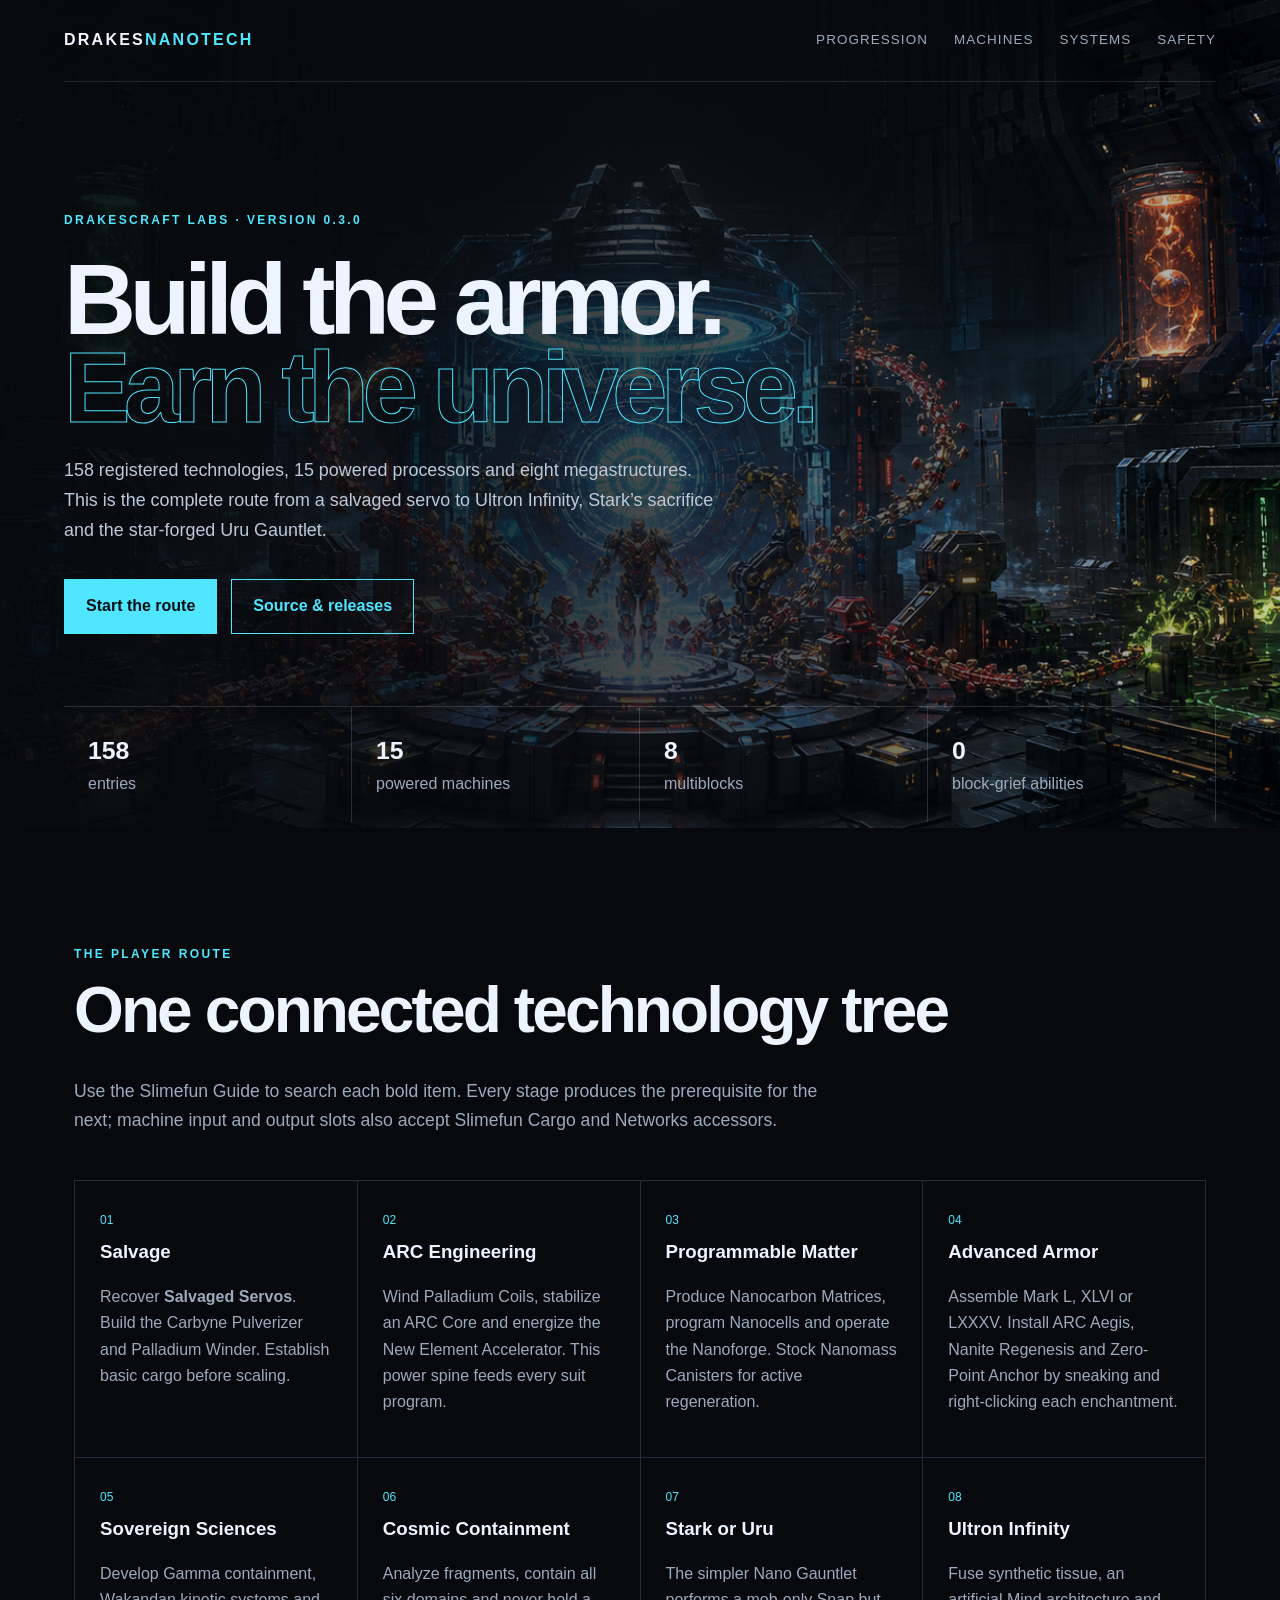
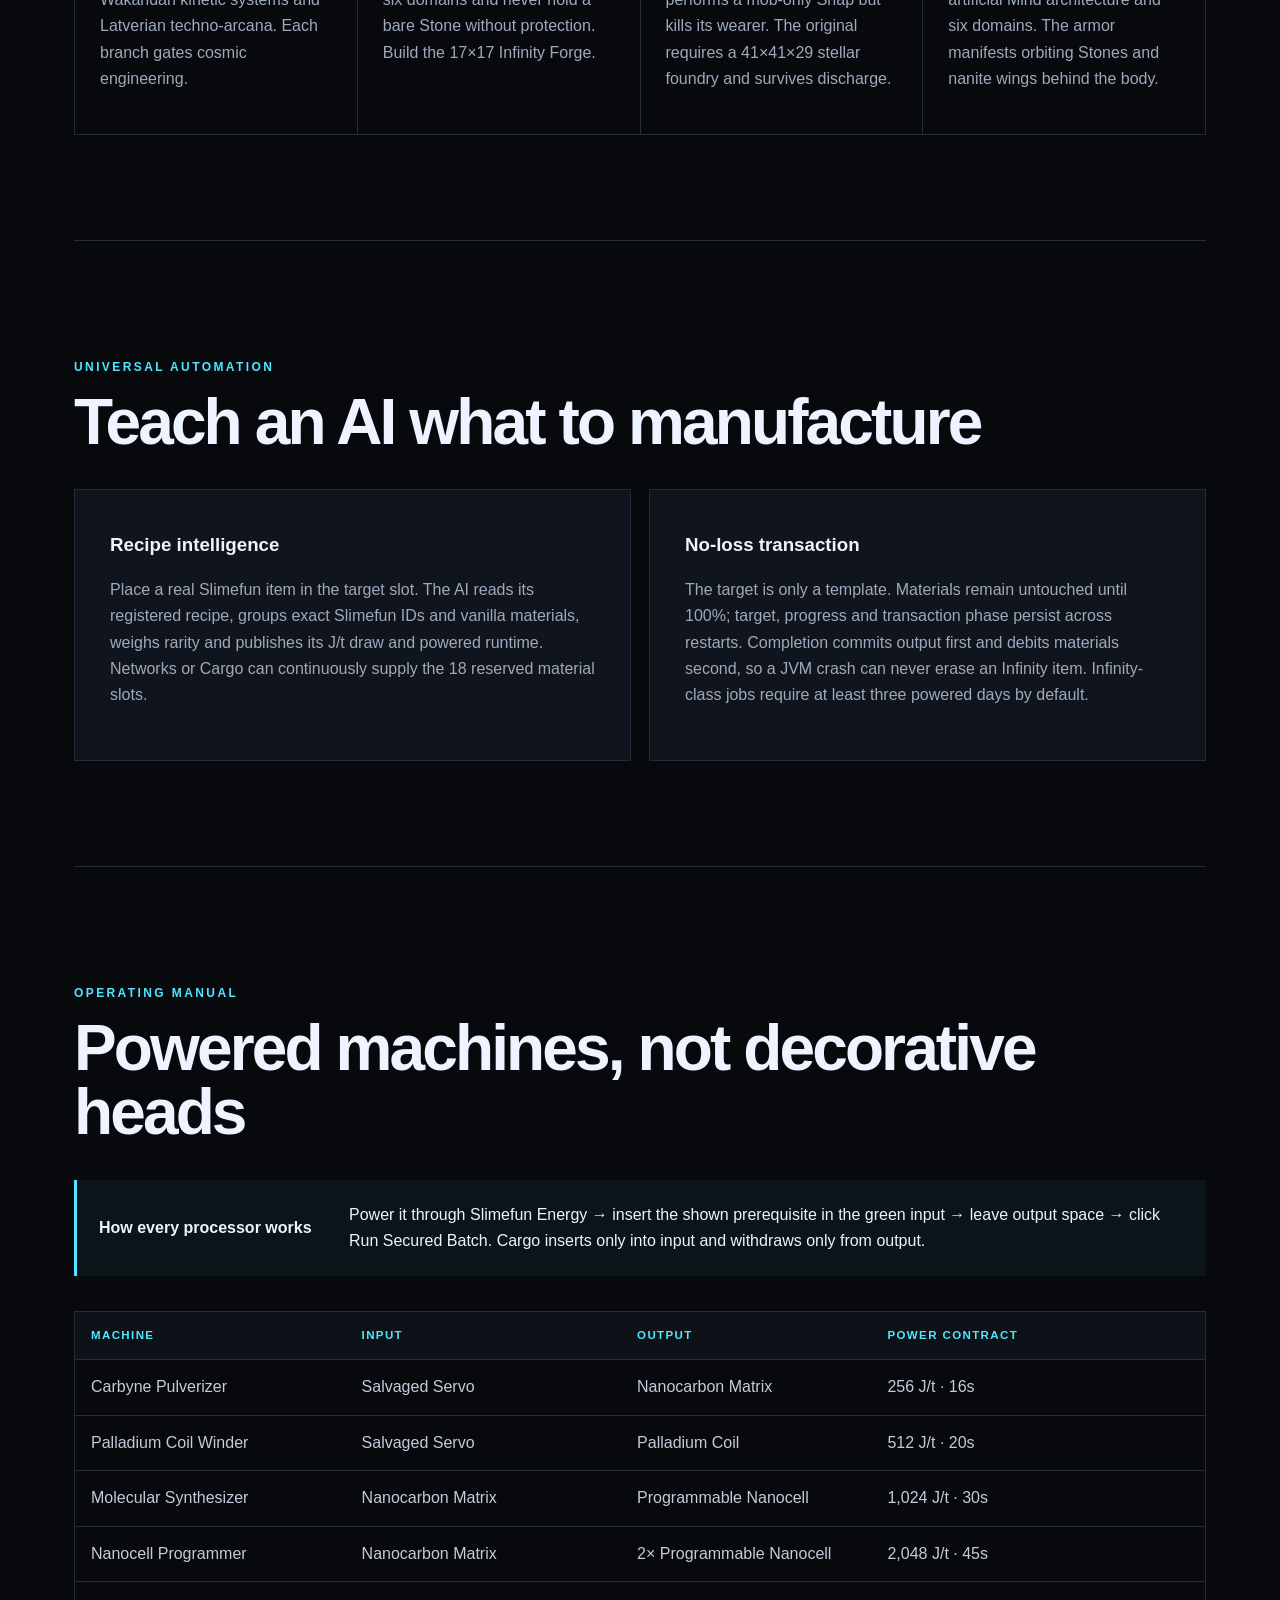
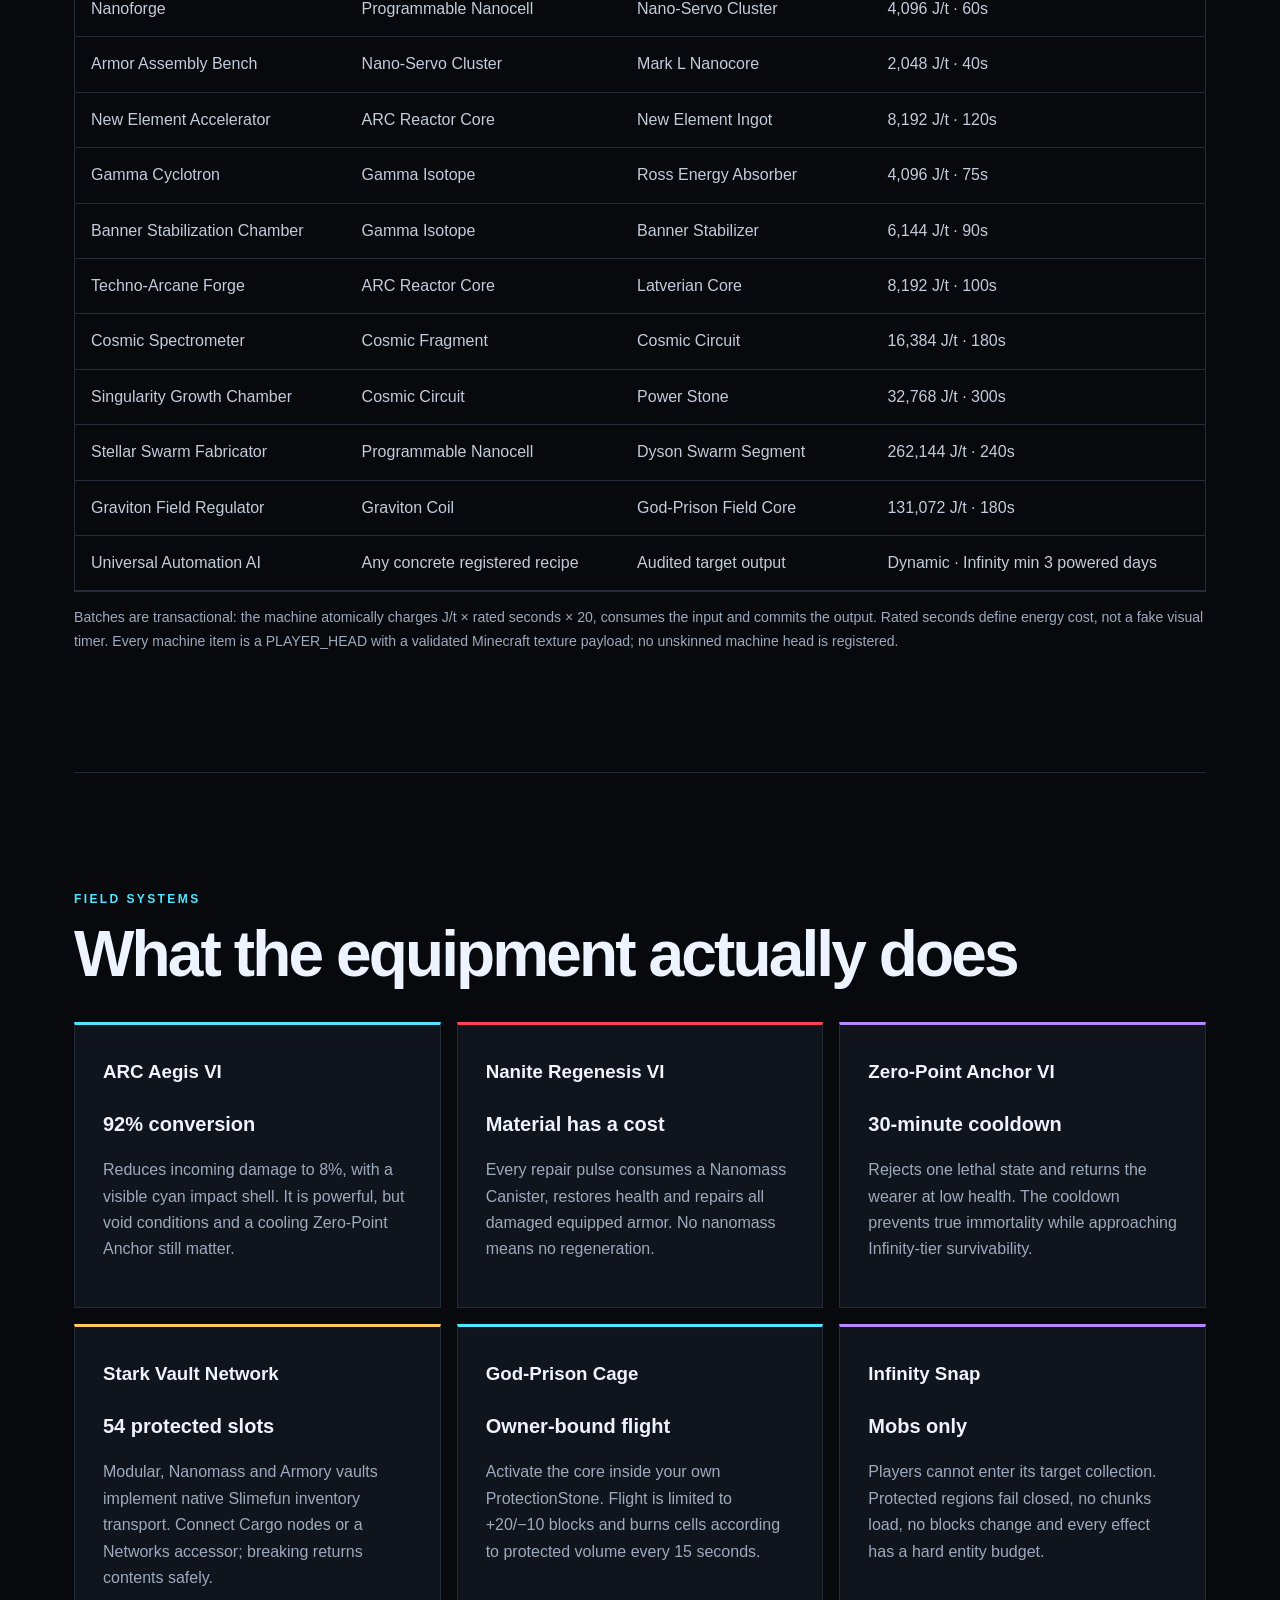
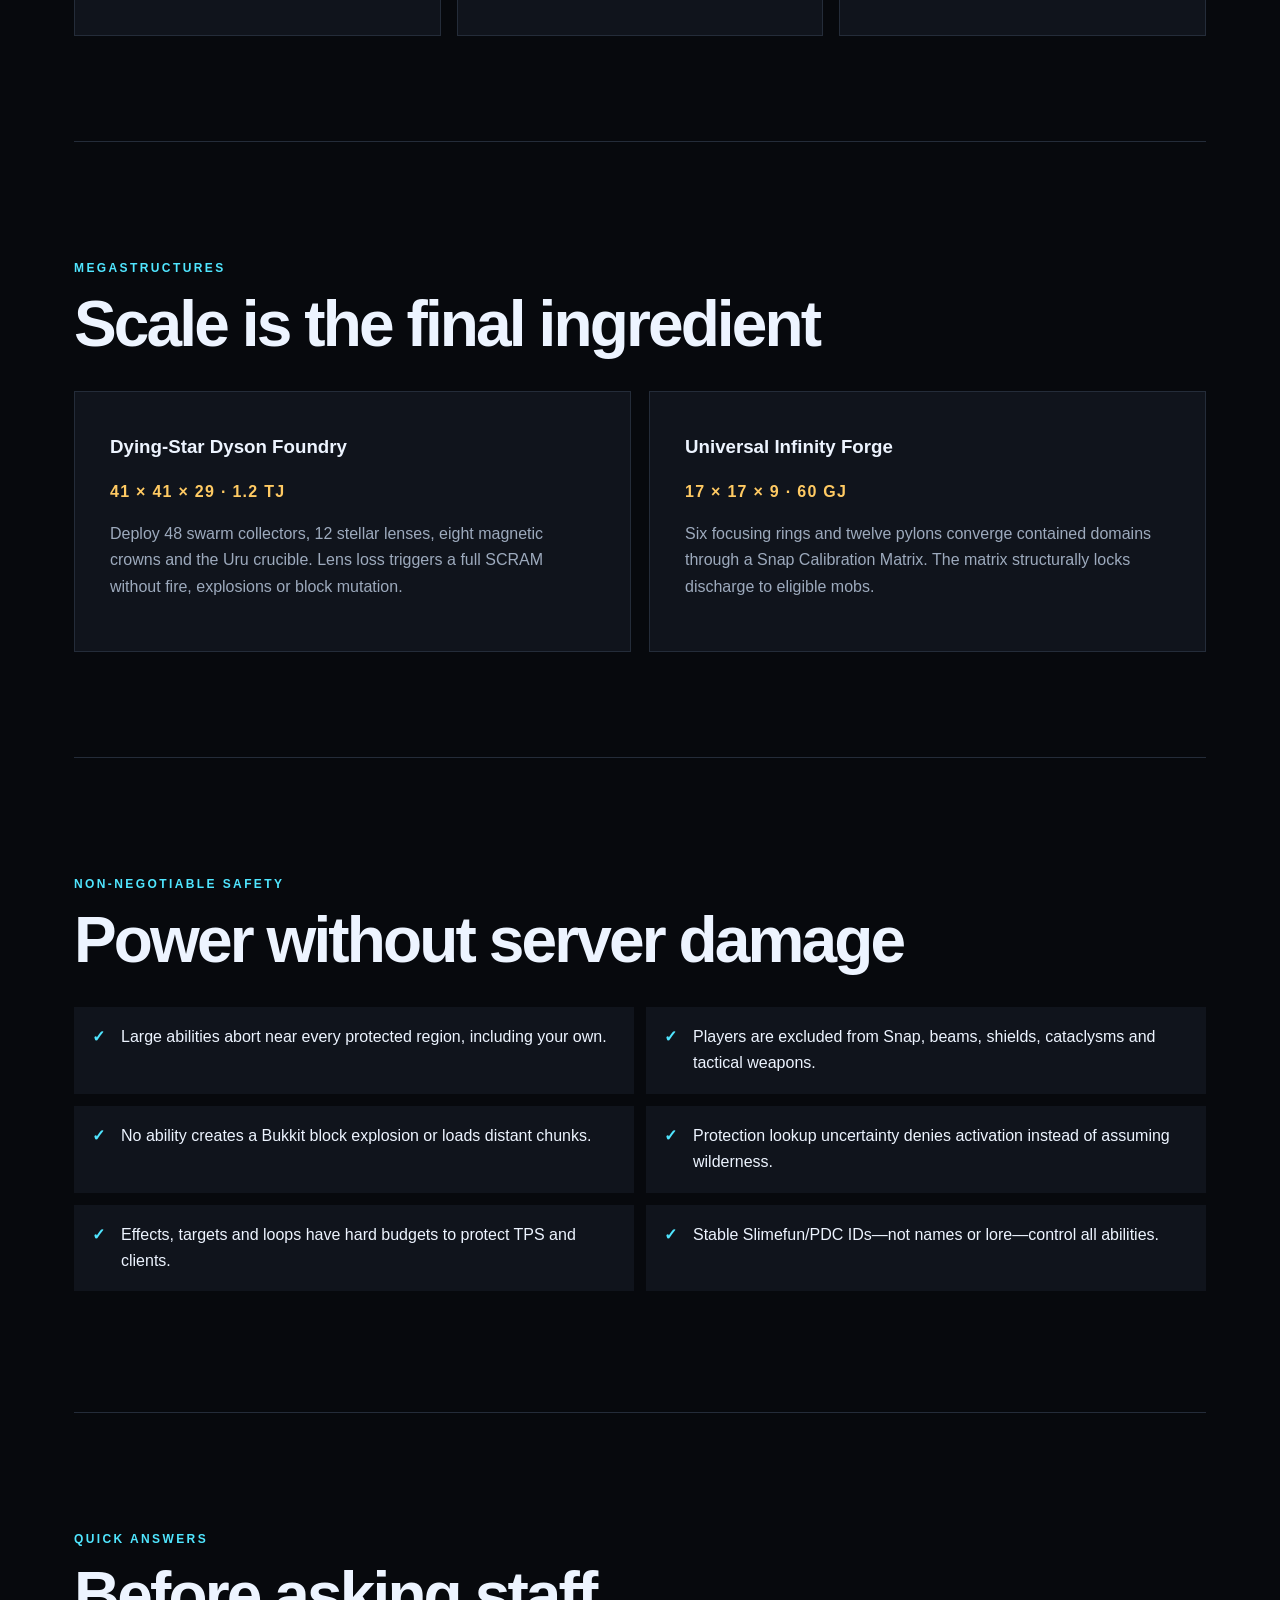
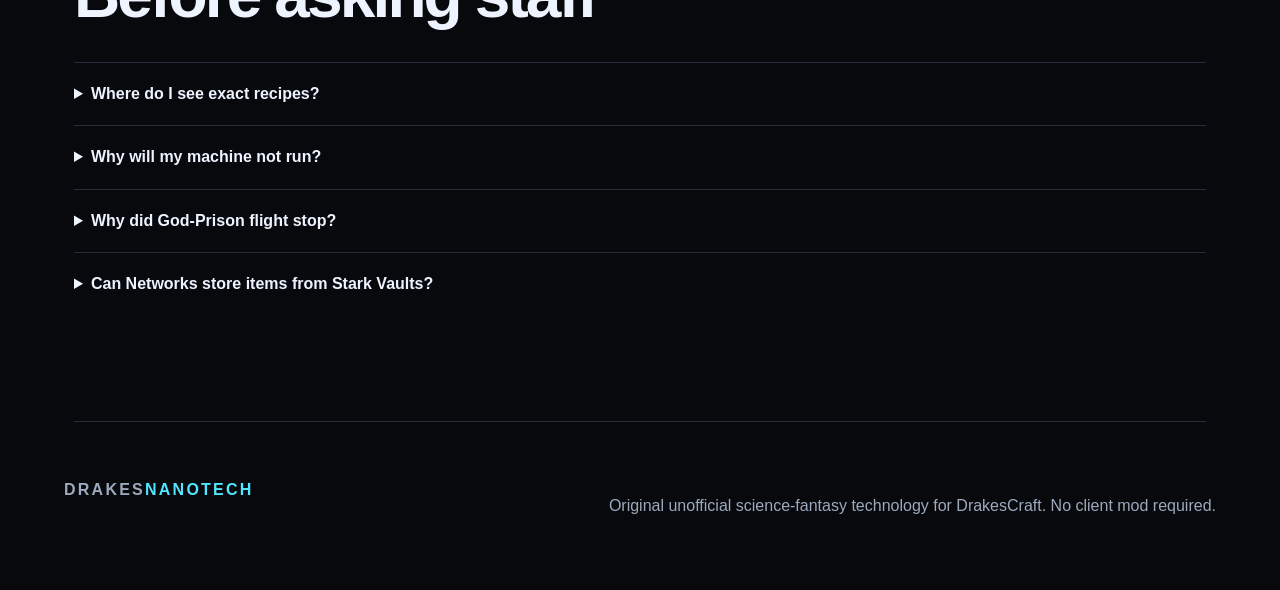
<file: docs/index.html>
<!doctype html><html lang="en"><head><meta charset="utf-8"><meta http-equiv="refresh" content="0;url=site/"><title>DrakesNanotech Field Guide</title></head><body><a href="site/">Open the DrakesNanotech Field Guide</a></body></html>
</file>
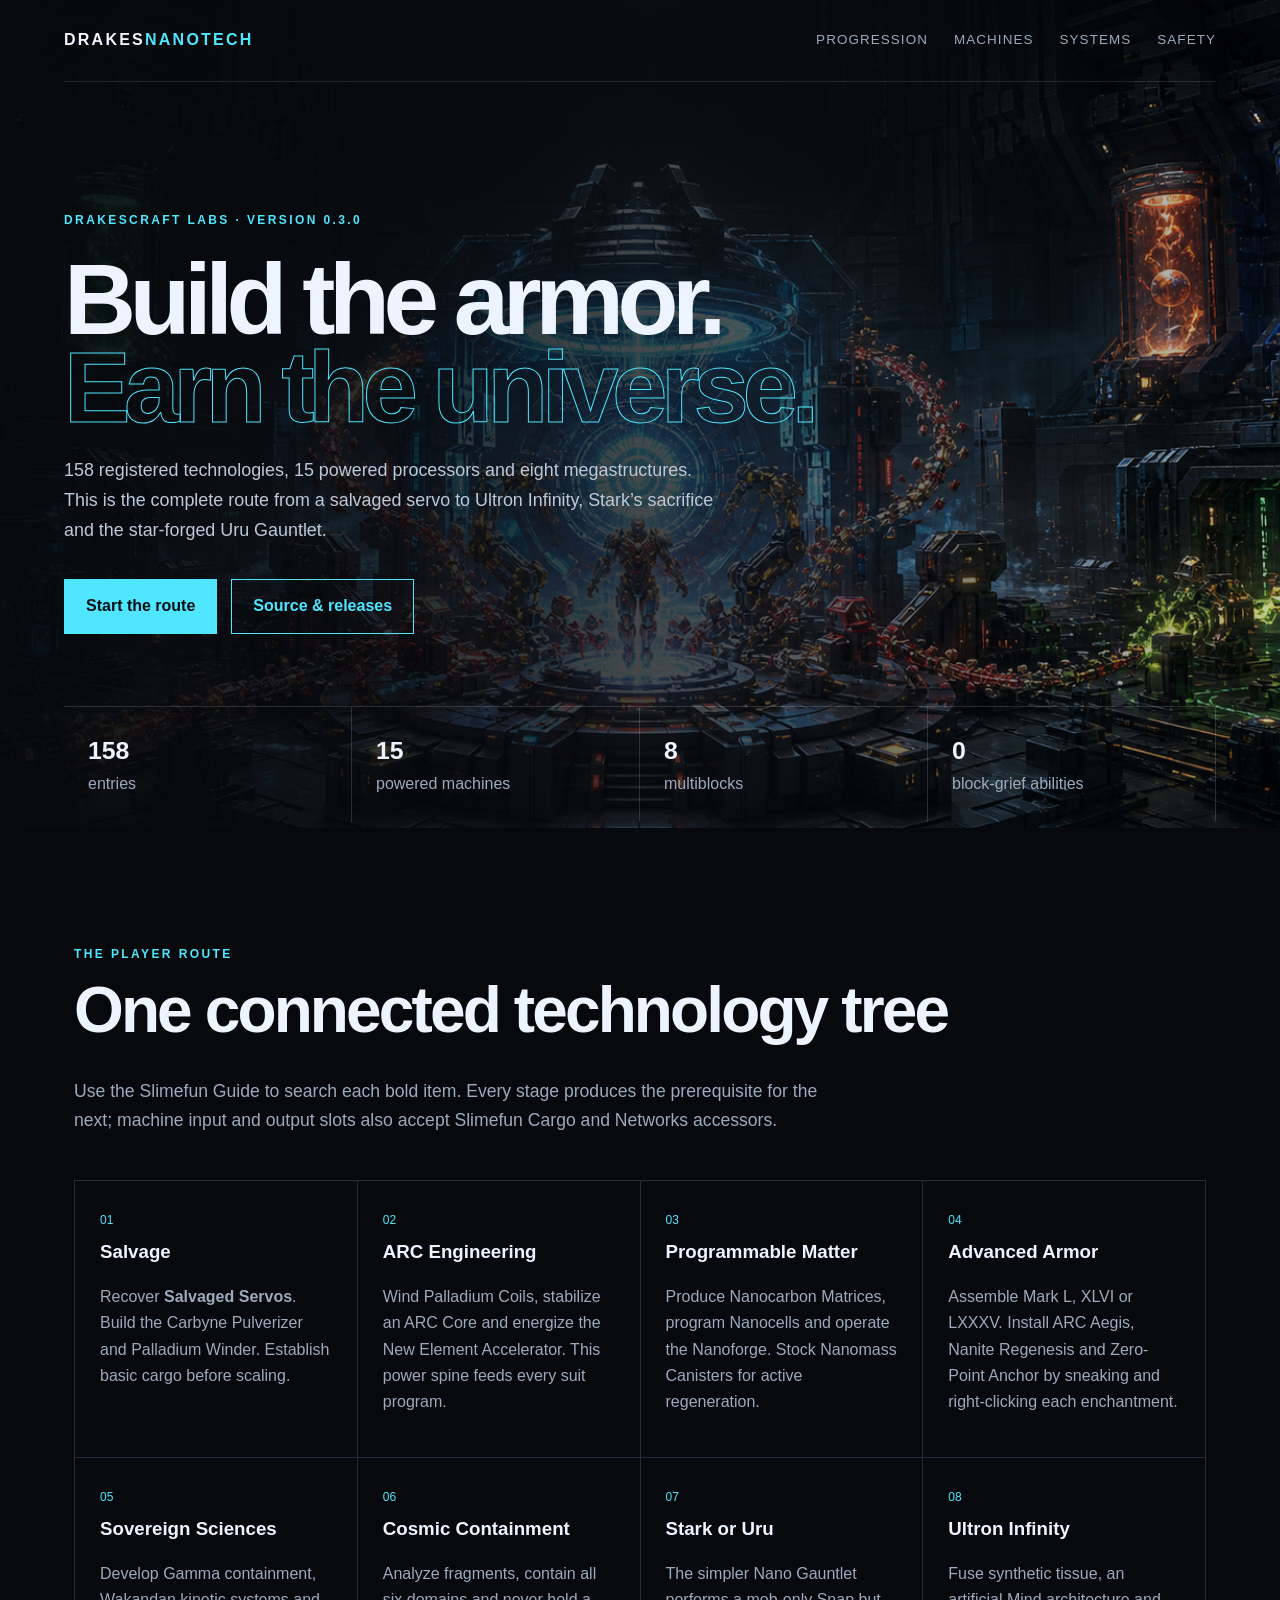
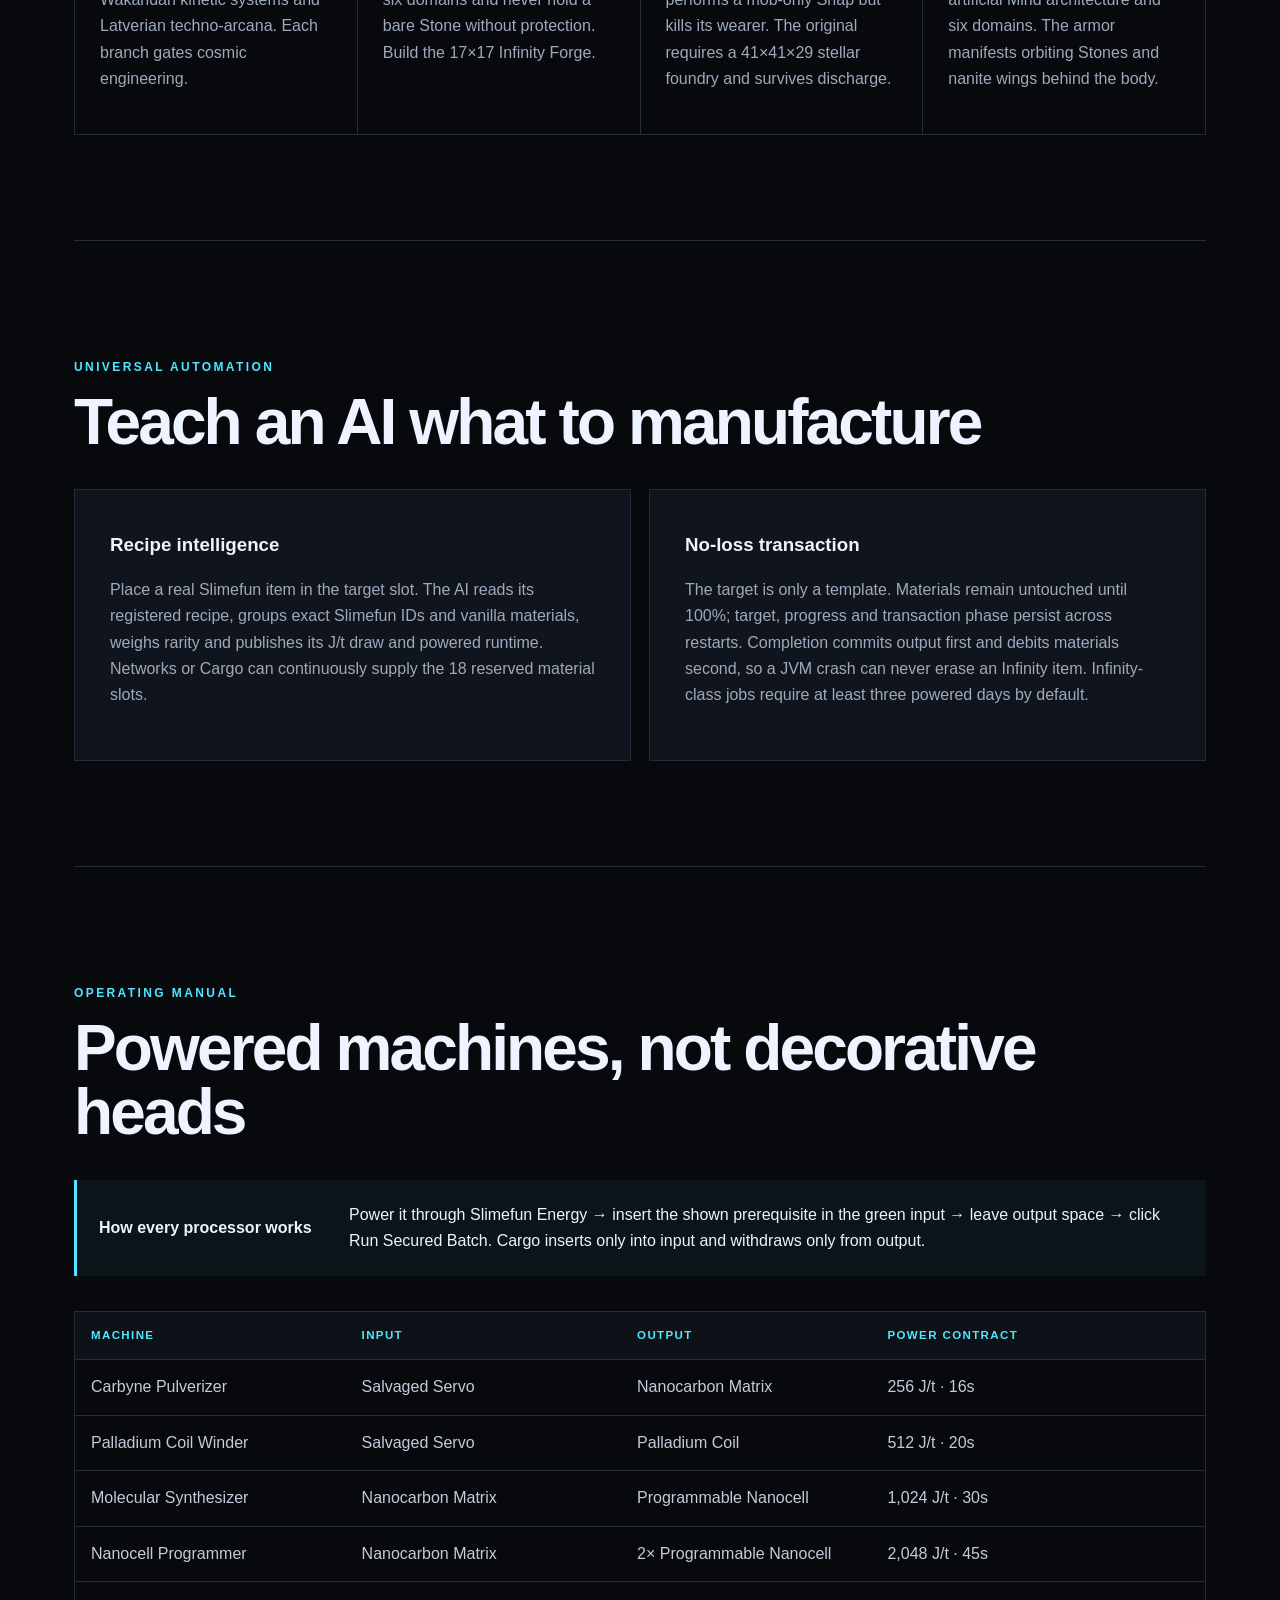
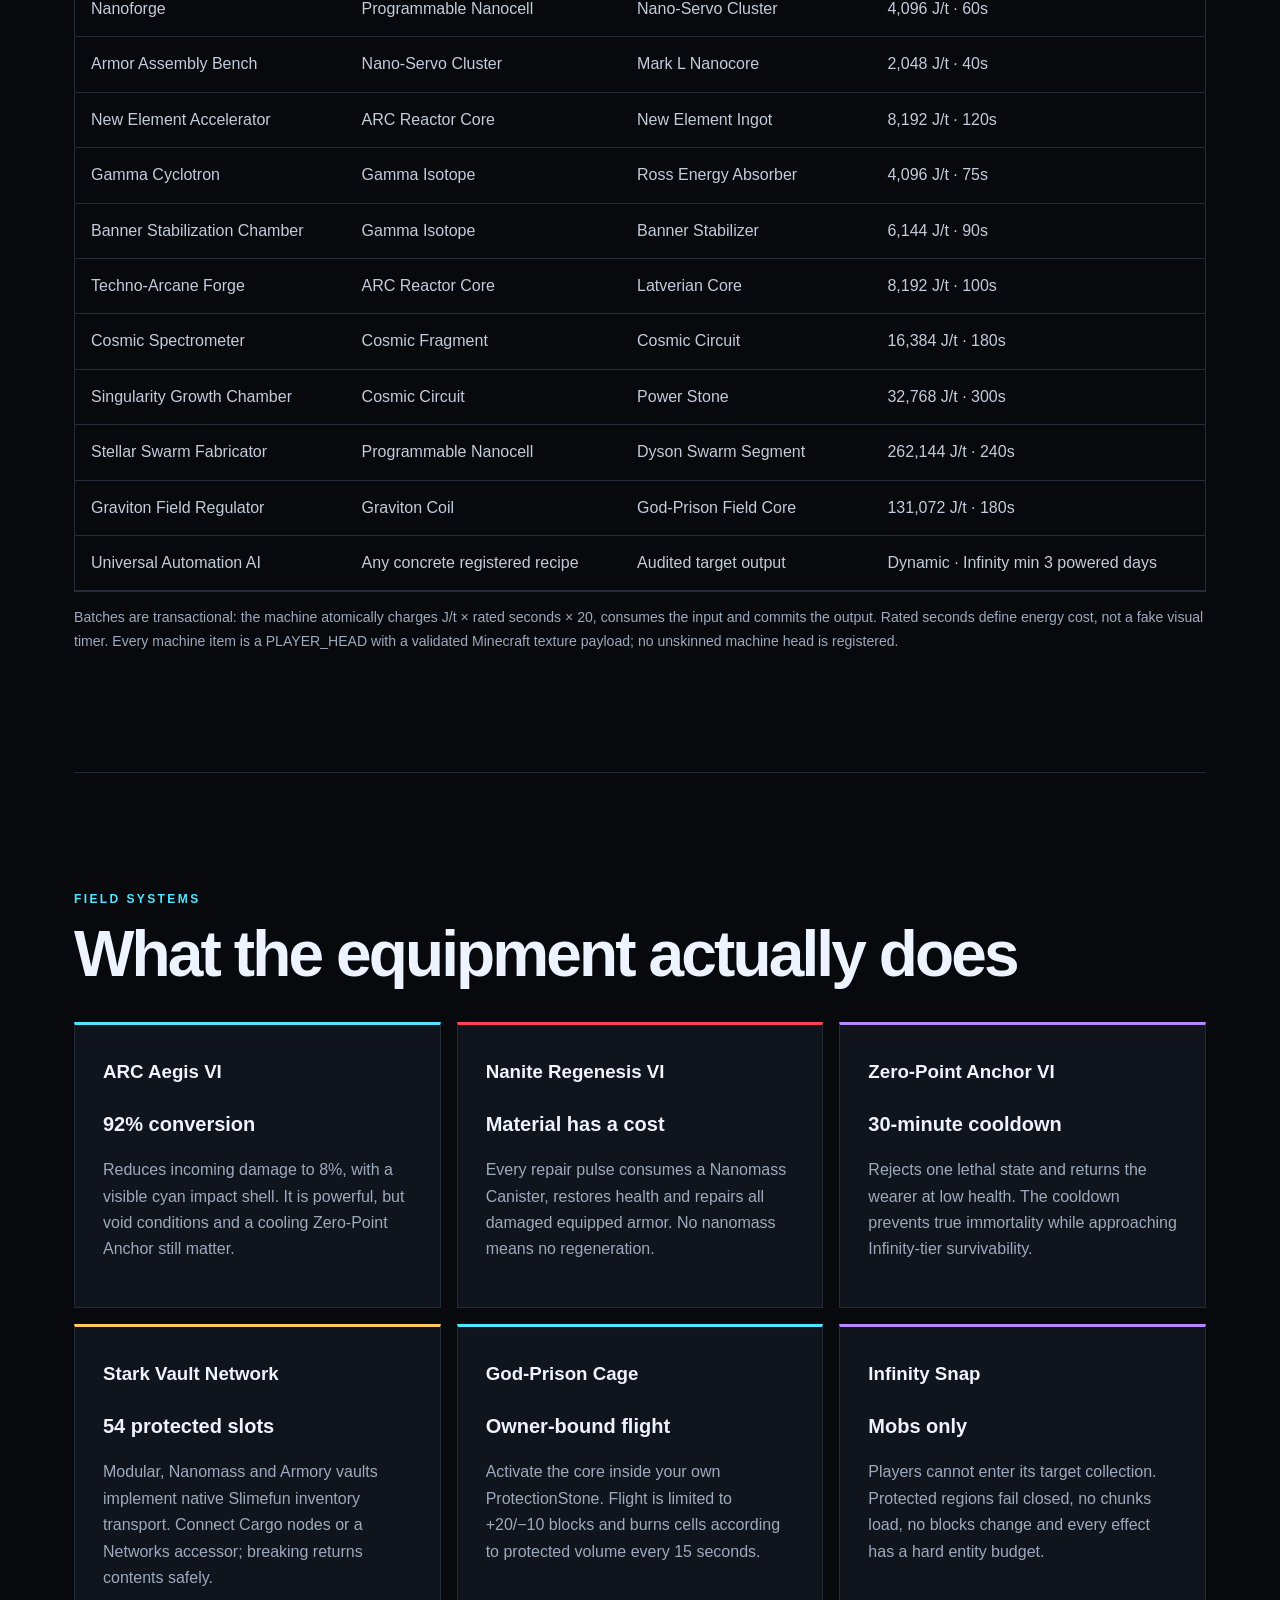
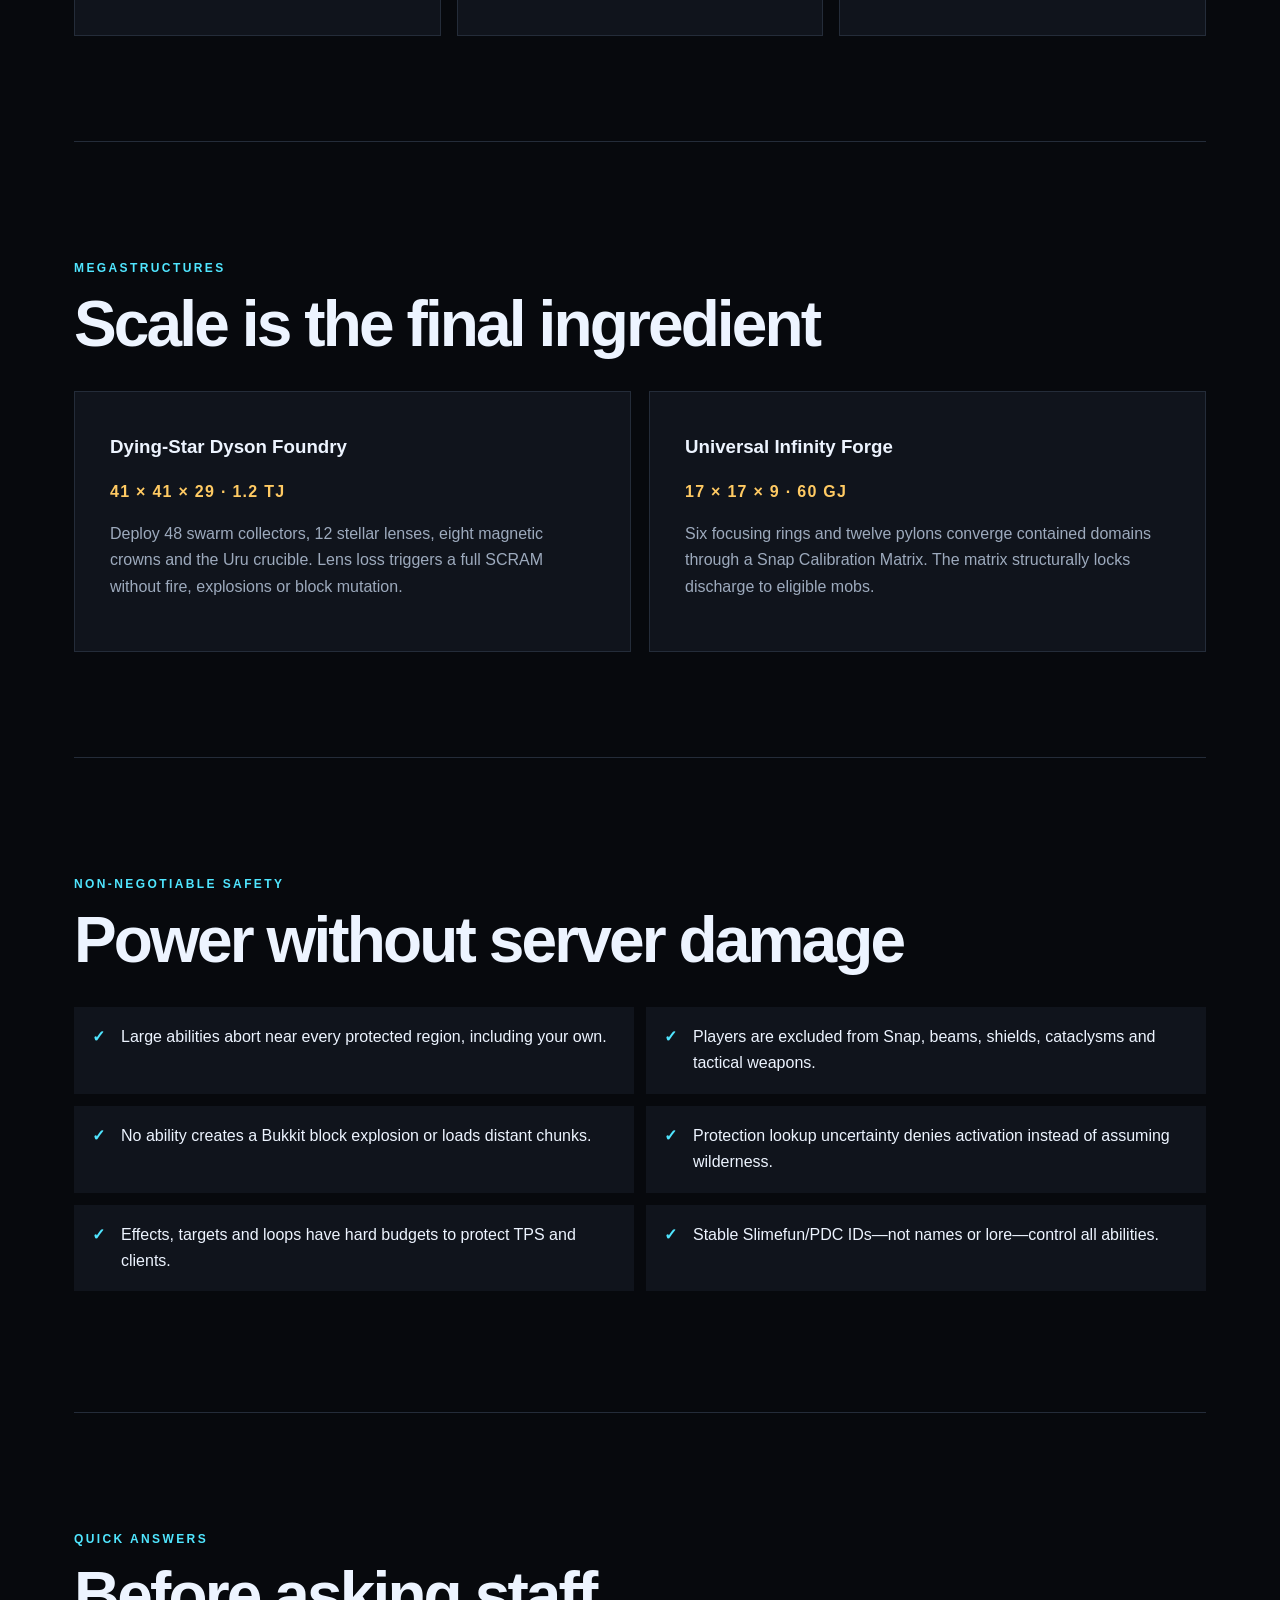
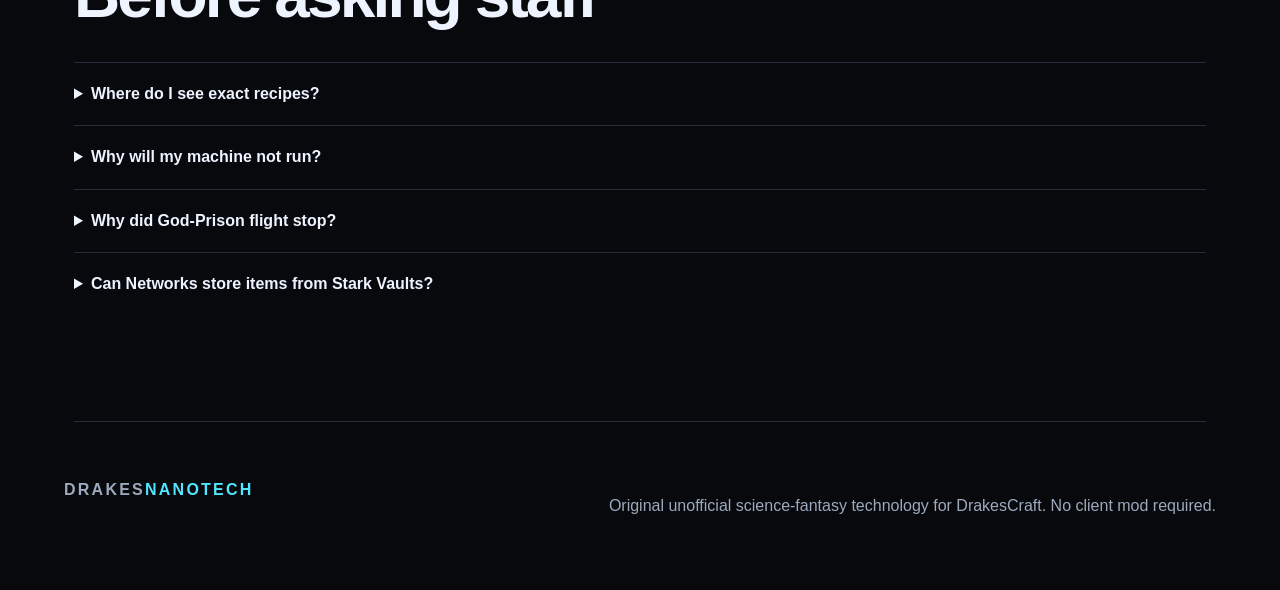
<file: docs/site/index.html>
<!doctype html>
<html lang="en">
<head>
  <meta charset="utf-8"><meta name="viewport" content="width=device-width,initial-scale=1">
  <meta name="description" content="Complete player guide for DrakesNanotech, an ultra-endgame Slimefun expansion.">
  <title>DrakesNanotech · Field Guide</title>
  <link rel="stylesheet" href="style.css">
</head>
<body>
<header class="hero">
  <nav><a class="brand" href="#top">DRAKES<span>NANOTECH</span></a><div><a href="#path">Progression</a><a href="#machines">Machines</a><a href="#systems">Systems</a><a href="#safety">Safety</a></div></nav>
  <div class="hero-copy" id="top"><p class="eyebrow">DRAKESCRAFT LABS · VERSION 0.3.0</p><h1>Build the armor.<br><em>Earn the universe.</em></h1><p>158 registered technologies, 15 powered processors and eight megastructures. This is the complete route from a salvaged servo to Ultron Infinity, Stark’s sacrifice and the star-forged Uru Gauntlet.</p><div class="actions"><a class="button" href="#path">Start the route</a><a class="ghost" href="https://github.com/DrakesCraft-Labs/DrakesNanotech">Source & releases</a></div></div>
  <div class="stats"><span><b>158</b> entries</span><span><b>15</b> powered machines</span><span><b>8</b> multiblocks</span><span><b>0</b> block-grief abilities</span></div>
</header>
<main>
  <section id="path"><p class="eyebrow">THE PLAYER ROUTE</p><h2>One connected technology tree</h2><p class="lead">Use the Slimefun Guide to search each bold item. Every stage produces the prerequisite for the next; machine input and output slots also accept Slimefun Cargo and Networks accessors.</p><div class="timeline">
    <article><i>01</i><h3>Salvage</h3><p>Recover <b>Salvaged Servos</b>. Build the Carbyne Pulverizer and Palladium Winder. Establish basic cargo before scaling.</p></article>
    <article><i>02</i><h3>ARC Engineering</h3><p>Wind Palladium Coils, stabilize an ARC Core and energize the New Element Accelerator. This power spine feeds every suit program.</p></article>
    <article><i>03</i><h3>Programmable Matter</h3><p>Produce Nanocarbon Matrices, program Nanocells and operate the Nanoforge. Stock Nanomass Canisters for active regeneration.</p></article>
    <article><i>04</i><h3>Advanced Armor</h3><p>Assemble Mark L, XLVI or LXXXV. Install ARC Aegis, Nanite Regenesis and Zero-Point Anchor by sneaking and right-clicking each enchantment.</p></article>
    <article><i>05</i><h3>Sovereign Sciences</h3><p>Develop Gamma containment, Wakandan kinetic systems and Latverian techno-arcana. Each branch gates cosmic engineering.</p></article>
    <article><i>06</i><h3>Cosmic Containment</h3><p>Analyze fragments, contain all six domains and never hold a bare Stone without protection. Build the 17×17 Infinity Forge.</p></article>
    <article><i>07</i><h3>Stark or Uru</h3><p>The simpler Nano Gauntlet performs a mob-only Snap but kills its wearer. The original requires a 41×41×29 stellar foundry and survives discharge.</p></article>
    <article><i>08</i><h3>Ultron Infinity</h3><p>Fuse synthetic tissue, an artificial Mind architecture and six domains. The armor manifests orbiting Stones and nanite wings behind the body.</p></article>
  </div></section>

  <section id="automation"><p class="eyebrow">UNIVERSAL AUTOMATION</p><h2>Teach an AI what to manufacture</h2><div class="split"><div><h3>Recipe intelligence</h3><p>Place a real Slimefun item in the target slot. The AI reads its registered recipe, groups exact Slimefun IDs and vanilla materials, weighs rarity and publishes its J/t draw and powered runtime. Networks or Cargo can continuously supply the 18 reserved material slots.</p></div><div><h3>No-loss transaction</h3><p>The target is only a template. Materials remain untouched until 100%; target, progress and transaction phase persist across restarts. Completion commits output first and debits materials second, so a JVM crash can never erase an Infinity item. Infinity-class jobs require at least three powered days by default.</p></div></div></section>

  <section id="machines"><p class="eyebrow">OPERATING MANUAL</p><h2>Powered machines, not decorative heads</h2><div class="callout"><b>How every processor works</b><span>Power it through Slimefun Energy → insert the shown prerequisite in the green input → leave output space → click Run Secured Batch. Cargo inserts only into input and withdraws only from output.</span></div><div class="table-wrap"><table><thead><tr><th>Machine</th><th>Input</th><th>Output</th><th>Power contract</th></tr></thead><tbody id="machineRows"></tbody></table></div><p class="note">Batches are transactional: the machine atomically charges J/t × rated seconds × 20, consumes the input and commits the output. Rated seconds define energy cost, not a fake visual timer. Every machine item is a PLAYER_HEAD with a validated Minecraft texture payload; no unskinned machine head is registered.</p></section>

  <section id="systems"><p class="eyebrow">FIELD SYSTEMS</p><h2>What the equipment actually does</h2><div class="cards">
    <article class="card cyan"><h3>ARC Aegis VI</h3><strong>92% conversion</strong><p>Reduces incoming damage to 8%, with a visible cyan impact shell. It is powerful, but void conditions and a cooling Zero-Point Anchor still matter.</p></article>
    <article class="card red"><h3>Nanite Regenesis VI</h3><strong>Material has a cost</strong><p>Every repair pulse consumes a Nanomass Canister, restores health and repairs all damaged equipped armor. No nanomass means no regeneration.</p></article>
    <article class="card violet"><h3>Zero-Point Anchor VI</h3><strong>30-minute cooldown</strong><p>Rejects one lethal state and returns the wearer at low health. The cooldown prevents true immortality while approaching Infinity-tier survivability.</p></article>
    <article class="card gold"><h3>Stark Vault Network</h3><strong>54 protected slots</strong><p>Modular, Nanomass and Armory vaults implement native Slimefun inventory transport. Connect Cargo nodes or a Networks accessor; breaking returns contents safely.</p></article>
    <article class="card cyan"><h3>God-Prison Cage</h3><strong>Owner-bound flight</strong><p>Activate the core inside your own ProtectionStone. Flight is limited to +20/−10 blocks and burns cells according to protected volume every 15 seconds.</p></article>
    <article class="card violet"><h3>Infinity Snap</h3><strong>Mobs only</strong><p>Players cannot enter its target collection. Protected regions fail closed, no chunks load, no blocks change and every effect has a hard entity budget.</p></article>
  </div></section>

  <section id="megastructures"><p class="eyebrow">MEGASTRUCTURES</p><h2>Scale is the final ingredient</h2><div class="split"><div><h3>Dying-Star Dyson Foundry</h3><p class="measure">41 × 41 × 29 · 1.2 TJ</p><p>Deploy 48 swarm collectors, 12 stellar lenses, eight magnetic crowns and the Uru crucible. Lens loss triggers a full SCRAM without fire, explosions or block mutation.</p></div><div><h3>Universal Infinity Forge</h3><p class="measure">17 × 17 × 9 · 60 GJ</p><p>Six focusing rings and twelve pylons converge contained domains through a Snap Calibration Matrix. The matrix structurally locks discharge to eligible mobs.</p></div></div></section>

  <section id="safety"><p class="eyebrow">NON-NEGOTIABLE SAFETY</p><h2>Power without server damage</h2><ul class="checks"><li>Large abilities abort near every protected region, including your own.</li><li>Players are excluded from Snap, beams, shields, cataclysms and tactical weapons.</li><li>No ability creates a Bukkit block explosion or loads distant chunks.</li><li>Protection lookup uncertainty denies activation instead of assuming wilderness.</li><li>Effects, targets and loops have hard budgets to protect TPS and clients.</li><li>Stable Slimefun/PDC IDs—not names or lore—control all abilities.</li></ul></section>

  <section id="faq"><p class="eyebrow">QUICK ANSWERS</p><h2>Before asking staff</h2><details><summary>Where do I see exact recipes?</summary><p>Open the Slimefun Guide and search “Drakes Nanotech”. The guide is authoritative for the installed build; this website explains order and operation.</p></details><details><summary>Why will my machine not run?</summary><p>Check the exact input ID, output space and stored energy. The control item shows input, output, draw and buffer inside the menu.</p></details><details><summary>Why did God-Prison flight stop?</summary><p>You left your owned ProtectionStone, crossed +20/−10 from activation altitude, ran out of volume-priced power cells or disconnected.</p></details><details><summary>Can Networks store items from Stark Vaults?</summary><p>Yes. Place a normal Networks inventory accessor against the vault. Cargo access is intentionally input/output-safe and does not require Networks as a hard dependency.</p></details></section>
</main>
<footer><div class="brand">DRAKES<span>NANOTECH</span></div><p>Original unofficial science-fantasy technology for DrakesCraft. No client mod required.</p></footer>
<script src="guide.js"></script>
</body></html>
</file>
<file: docs/site/style.css>
:root{--bg:#07090d;--panel:#10141c;--line:#242c39;--text:#edf4ff;--muted:#9daabd;--cyan:#50e6ff;--red:#ff405e;--gold:#ffca63;--violet:#b787ff}*{box-sizing:border-box}html{scroll-behavior:smooth}body{margin:0;background:radial-gradient(circle at 70% 0,#182438 0,transparent 28rem),var(--bg);color:var(--text);font:16px/1.65 Inter,Segoe UI,sans-serif}a{color:inherit;text-decoration:none}.hero{min-height:92vh;padding:0 max(5vw,24px);background:linear-gradient(90deg,rgba(7,9,13,.97) 0,rgba(7,9,13,.72) 55%,rgba(7,9,13,.2)),url('../assets/banner.png') center/cover}.hero nav{height:82px;display:flex;align-items:center;justify-content:space-between;border-bottom:1px solid #ffffff20}.brand{font-weight:900;letter-spacing:.14em}.brand span{color:var(--cyan)}nav div{display:flex;gap:26px}nav div a{color:var(--muted);font-size:.84rem;text-transform:uppercase;letter-spacing:.08em}.hero-copy{max-width:760px;padding:13vh 0 8vh}.eyebrow{color:var(--cyan);font-size:.75rem;font-weight:800;letter-spacing:.2em;text-transform:uppercase}.hero h1{font-size:clamp(3.2rem,7.8vw,7.2rem);line-height:.88;letter-spacing:-.065em;margin:.25em 0}.hero h1 em{font-style:normal;color:transparent;-webkit-text-stroke:1px var(--cyan)}.hero-copy>p:not(.eyebrow){max-width:650px;color:#bdc8d8;font-size:1.12rem}.actions{display:flex;gap:14px;margin-top:34px}.button,.ghost{padding:13px 21px;border:1px solid var(--cyan);font-weight:700}.button{background:var(--cyan);color:#061014}.ghost{color:var(--cyan)}.stats{display:grid;grid-template-columns:repeat(4,1fr);border-top:1px solid #ffffff25}.stats span{padding:24px;border-right:1px solid #ffffff25;color:var(--muted)}.stats b{display:block;color:var(--text);font-size:1.55rem}main{max-width:1180px;margin:auto;padding:0 24px}section{padding:105px 0;border-bottom:1px solid var(--line)}h2{font-size:clamp(2.2rem,5vw,4.5rem);line-height:1;margin:.2em 0 .55em;letter-spacing:-.045em}h3{margin:.25em 0}.lead{max-width:750px;color:var(--muted);font-size:1.1rem}.timeline{display:grid;grid-template-columns:repeat(4,1fr);margin-top:45px;border-left:1px solid var(--line);border-top:1px solid var(--line)}.timeline article{padding:25px;border-right:1px solid var(--line);border-bottom:1px solid var(--line);min-height:220px}.timeline i{color:var(--cyan);font-style:normal;font-size:.75rem}.timeline p,.card p,.split p{color:var(--muted)}.callout{display:flex;gap:30px;align-items:center;padding:22px;border-left:3px solid var(--cyan);background:#50e6ff0c;margin:35px 0}.callout b{min-width:220px}.table-wrap{overflow:auto;border:1px solid var(--line)}table{width:100%;border-collapse:collapse;min-width:760px}th,td{text-align:left;padding:14px 16px;border-bottom:1px solid var(--line)}th{color:var(--cyan);font-size:.72rem;text-transform:uppercase;letter-spacing:.12em;background:#0d1118}td{color:#c3ccda}.note{color:var(--muted);font-size:.88rem}.cards{display:grid;grid-template-columns:repeat(3,1fr);gap:16px}.card{padding:28px;background:var(--panel);border:1px solid var(--line);border-top:3px solid}.card strong{display:block;font-size:1.25rem;margin:20px 0 8px}.cyan{border-top-color:var(--cyan)}.red{border-top-color:var(--red)}.violet{border-top-color:var(--violet)}.gold{border-top-color:var(--gold)}.split{display:grid;grid-template-columns:1fr 1fr;gap:18px}.split>div{padding:35px;background:var(--panel);border:1px solid var(--line)}.measure{color:var(--gold)!important;font-weight:800;letter-spacing:.08em}.checks{display:grid;grid-template-columns:1fr 1fr;gap:12px;list-style:none;padding:0}.checks li{padding:17px 17px 17px 47px;background:var(--panel);position:relative}.checks li:before{content:'✓';color:var(--cyan);position:absolute;left:18px;font-weight:900}details{border-top:1px solid var(--line);padding:18px 0}summary{cursor:pointer;font-weight:700}details p{color:var(--muted);max-width:780px}footer{padding:55px 5vw;display:flex;justify-content:space-between;color:var(--muted)}@media(max-width:850px){nav div{display:none}.stats,.timeline,.cards{grid-template-columns:1fr 1fr}.split,.checks{grid-template-columns:1fr}.hero{min-height:auto}.hero-copy{padding:12vh 0}.stats span{padding:16px}}@media(max-width:540px){.stats,.timeline,.cards{grid-template-columns:1fr}.actions,footer,.callout{flex-direction:column}.hero h1{font-size:3.3rem}}
</file>
